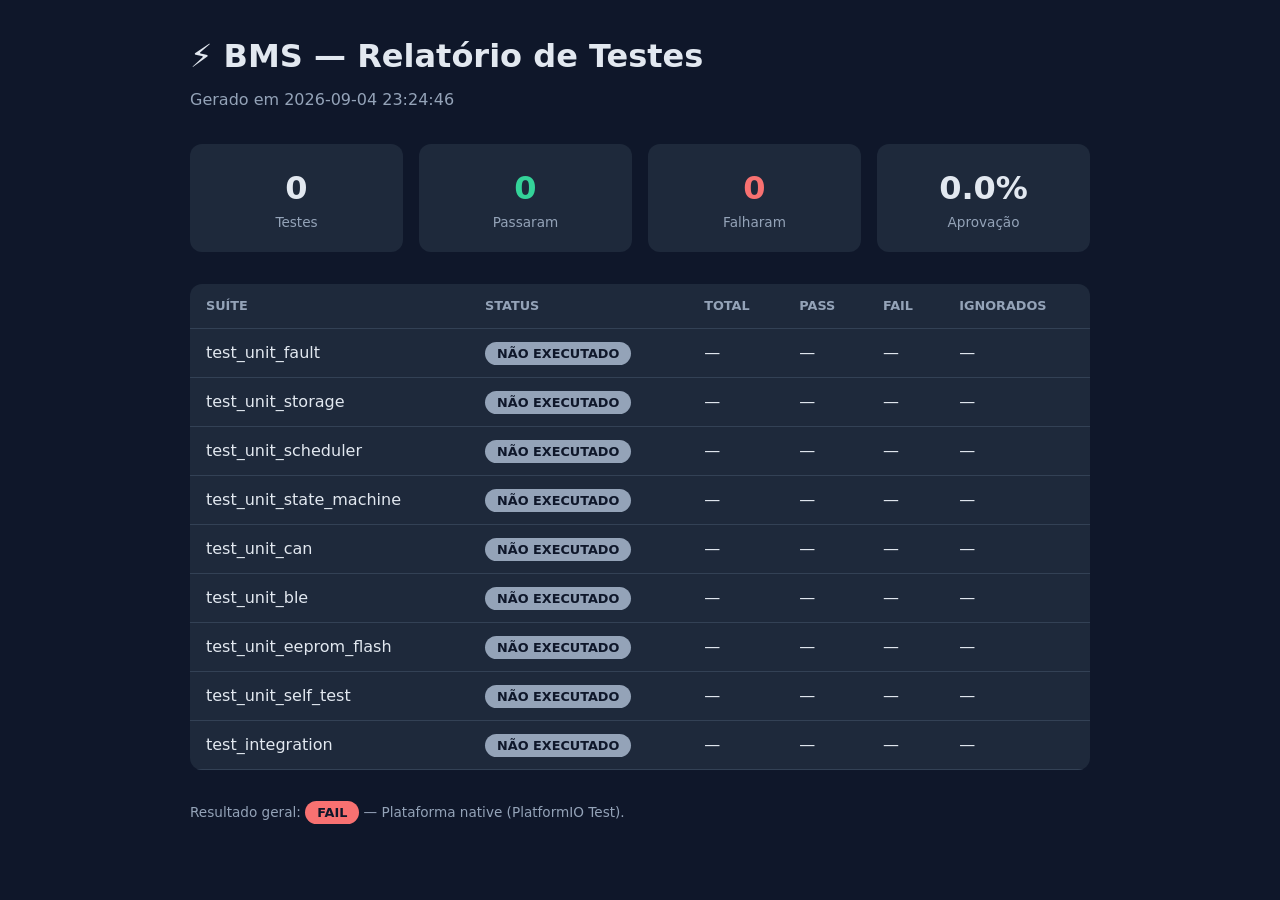
<file: scripts/report/index.html>
<!DOCTYPE html>
<html lang="pt-BR">
<head>
<meta charset="UTF-8">
<meta name="viewport" content="width=device-width, initial-scale=1.0">
<title>BMS — Relatório de Testes</title>
<style>
    * { margin: 0; padding: 0; box-sizing: border-box; }
    body {
        font-family: 'Segoe UI', system-ui, sans-serif;
        background: #0f172a; color: #e2e8f0;
        padding: 2rem; line-height: 1.5;
    }
    .container { max-width: 900px; margin: 0 auto; }
    h1 { margin-bottom: 0.5rem; }
    .meta { color: #94a3b8; margin-bottom: 2rem; }
    .summary {
        display: flex; gap: 1rem; flex-wrap: wrap; margin-bottom: 2rem;
    }
    .summary-box {
        background: #1e293b; border-radius: 12px; padding: 1.25rem;
        flex: 1; min-width: 140px; text-align: center;
    }
    .summary-box .num { font-size: 2rem; font-weight: 700; }
    .summary-box .lbl { color: #94a3b8; font-size: 0.85rem; }
    table {
        width: 100%; border-collapse: collapse; background: #1e293b;
        border-radius: 12px; overflow: hidden;
    }
    th, td { padding: 0.75rem 1rem; text-align: left; border-bottom: 1px solid #334155; }
    th { color: #94a3b8; text-transform: uppercase; font-size: 0.8rem; }
    .badge { padding: 0.25rem 0.75rem; border-radius: 999px; font-weight: 700; font-size: 0.8rem; }
    .badge--pass { background: #34d399; color: #0f172a; }
    .badge--fail { background: #f87171; color: #0f172a; }
    .badge--pending { background: #94a3b8; color: #0f172a; }
    .footer { margin-top: 2rem; color: #94a3b8; font-size: 0.85rem; }
    @media (max-width: 600px) {
        body { padding: 1rem; }
        .summary { flex-direction: column; }
    }
</style>
</head>
<body>
<div class="container">
    <h1>⚡ BMS — Relatório de Testes</h1>
    <p class="meta">Gerado em 2026-09-04 23:24:46</p>

    <div class="summary">
        <div class="summary-box"><div class="num">0</div><div class="lbl">Testes</div></div>
        <div class="summary-box" style="color:#34d399"><div class="num">0</div><div class="lbl">Passaram</div></div>
        <div class="summary-box" style="color:#f87171"><div class="num">0</div><div class="lbl">Falharam</div></div>
        <div class="summary-box"><div class="num">0.0%</div><div class="lbl">Aprovação</div></div>
    </div>

    <table>
        <thead>
            <tr><th>Suíte</th><th>Status</th><th>Total</th><th>PASS</th><th>FAIL</th><th>Ignorados</th></tr>
        </thead>
        <tbody>
            
                <tr>
                    <td>test_unit_fault</td>
                    <td><span class="badge badge--pending">NÃO EXECUTADO</span></td>
                    <td>—</td><td>—</td><td>—</td><td>—</td>
                </tr>
                <tr>
                    <td>test_unit_storage</td>
                    <td><span class="badge badge--pending">NÃO EXECUTADO</span></td>
                    <td>—</td><td>—</td><td>—</td><td>—</td>
                </tr>
                <tr>
                    <td>test_unit_scheduler</td>
                    <td><span class="badge badge--pending">NÃO EXECUTADO</span></td>
                    <td>—</td><td>—</td><td>—</td><td>—</td>
                </tr>
                <tr>
                    <td>test_unit_state_machine</td>
                    <td><span class="badge badge--pending">NÃO EXECUTADO</span></td>
                    <td>—</td><td>—</td><td>—</td><td>—</td>
                </tr>
                <tr>
                    <td>test_unit_can</td>
                    <td><span class="badge badge--pending">NÃO EXECUTADO</span></td>
                    <td>—</td><td>—</td><td>—</td><td>—</td>
                </tr>
                <tr>
                    <td>test_unit_ble</td>
                    <td><span class="badge badge--pending">NÃO EXECUTADO</span></td>
                    <td>—</td><td>—</td><td>—</td><td>—</td>
                </tr>
                <tr>
                    <td>test_unit_eeprom_flash</td>
                    <td><span class="badge badge--pending">NÃO EXECUTADO</span></td>
                    <td>—</td><td>—</td><td>—</td><td>—</td>
                </tr>
                <tr>
                    <td>test_unit_self_test</td>
                    <td><span class="badge badge--pending">NÃO EXECUTADO</span></td>
                    <td>—</td><td>—</td><td>—</td><td>—</td>
                </tr>
                <tr>
                    <td>test_integration</td>
                    <td><span class="badge badge--pending">NÃO EXECUTADO</span></td>
                    <td>—</td><td>—</td><td>—</td><td>—</td>
                </tr>
        </tbody>
    </table>

    <div class="footer">
        Resultado geral: <span class="badge badge--fail">FAIL</span>
        — Plataforma native (PlatformIO Test).
    </div>
</div>
</body>
</html>
</file>
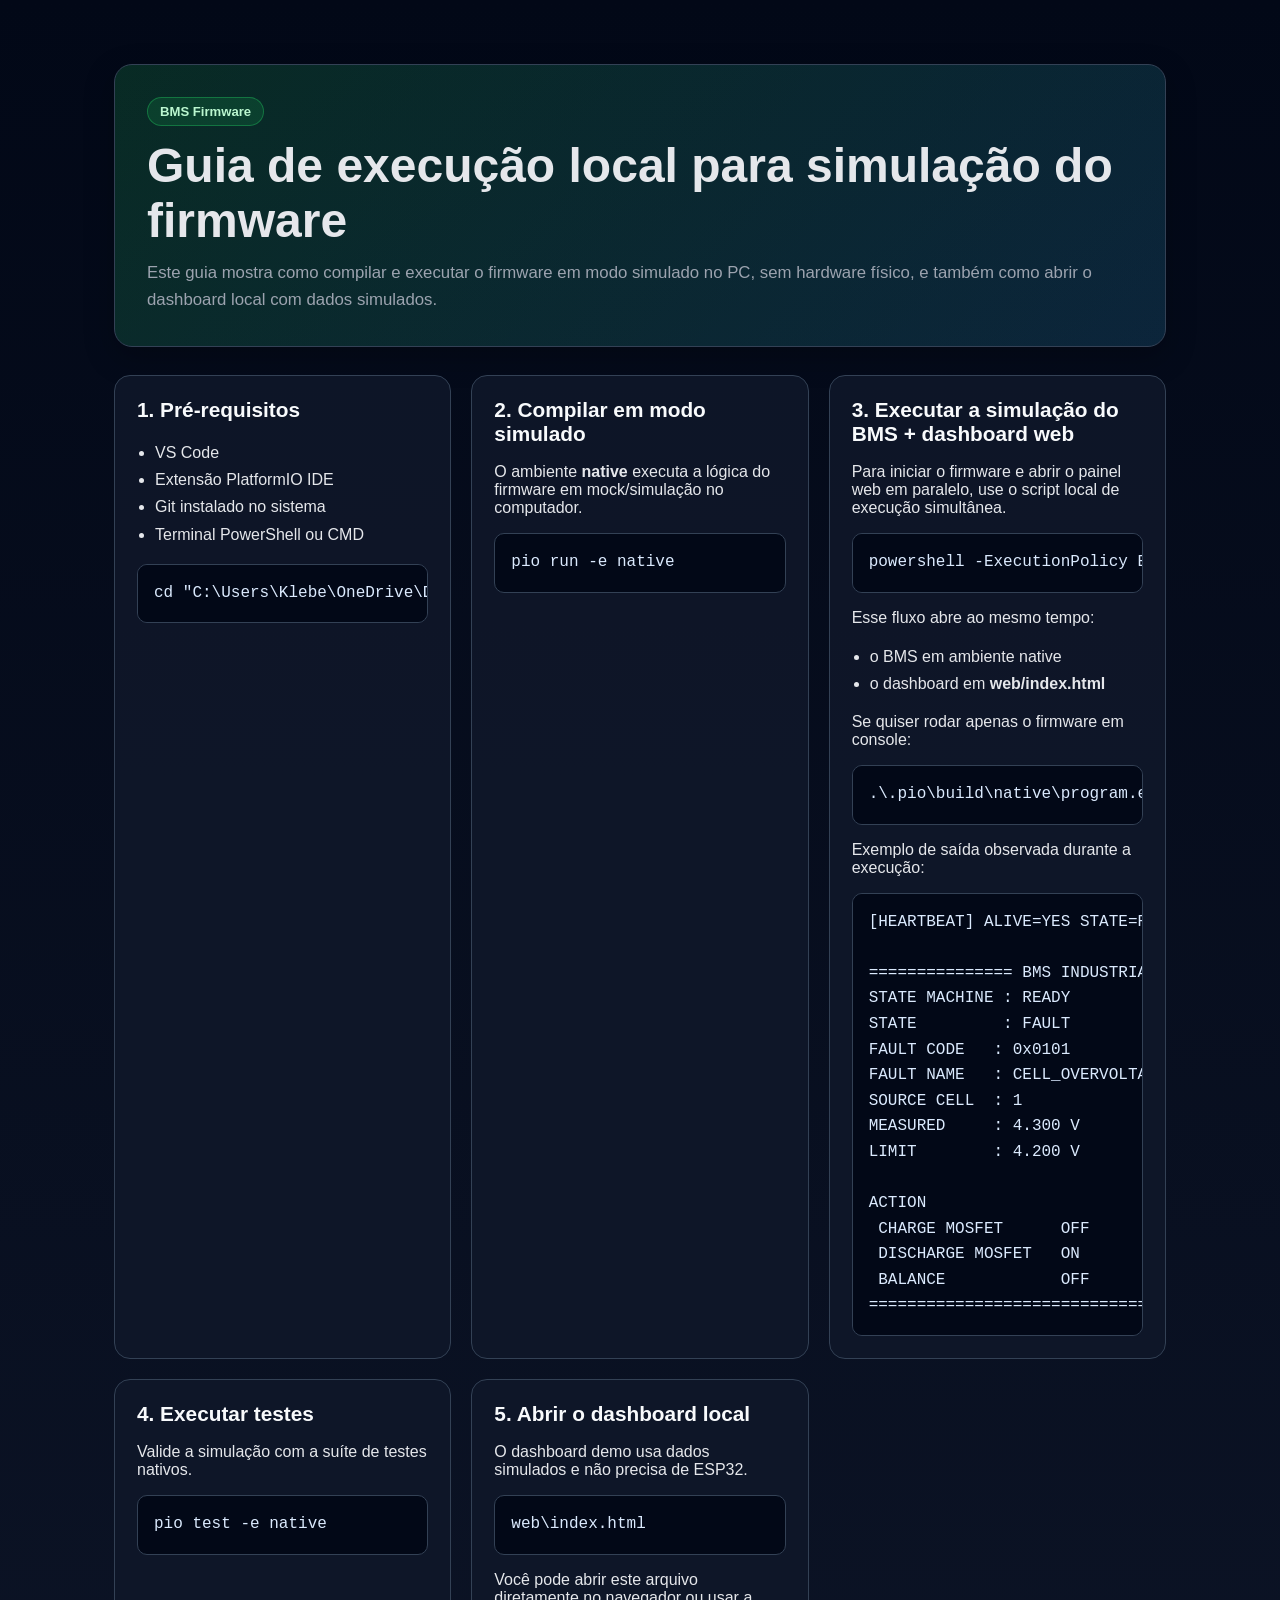
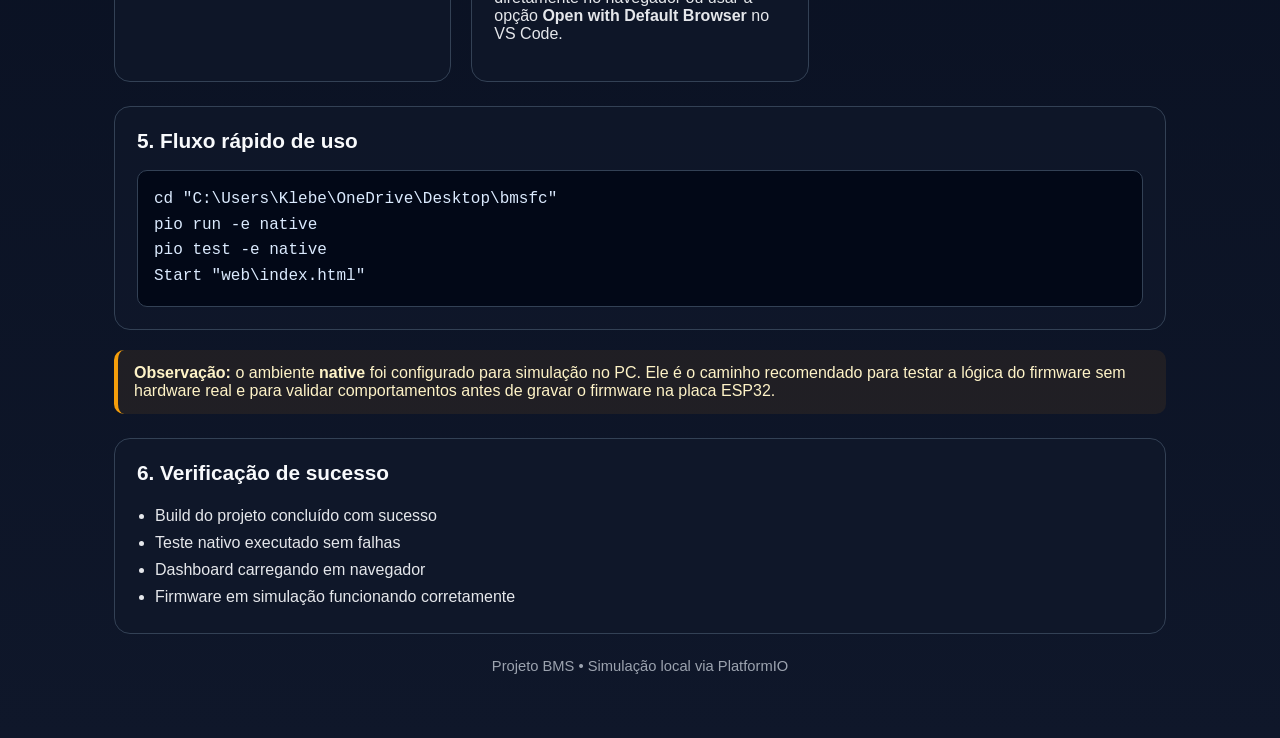
<file: docs/GUIA_EXECUCAO_LOCAL_SIMULACAO.html>
<!DOCTYPE html>
<html lang="pt-BR">
  <head>
    <meta charset="UTF-8" />
    <meta name="viewport" content="width=device-width, initial-scale=1.0" />
    <title>Guia de Execução Local - Simulação do Firmware</title>
    <style>
      :root {
        --bg: #0f172a;
        --panel: #111827;
        --panel-2: #1f2937;
        --card: #0b1220;
        --text: #e5e7eb;
        --muted: #9ca3af;
        --accent: #22c55e;
        --accent-2: #38bdf8;
        --warning: #f59e0b;
        --border: #334155;
      }

      * { box-sizing: border-box; }

      body {
        margin: 0;
        font-family: Arial, Helvetica, sans-serif;
        background: linear-gradient(180deg, #020817 0%, #0f172a 100%);
        color: var(--text);
      }

      .container {
        max-width: 1100px;
        margin: 40px auto;
        padding: 24px;
      }

      .hero {
        background: linear-gradient(135deg, rgba(34,197,94,0.18), rgba(56,189,248,0.15));
        border: 1px solid var(--border);
        border-radius: 18px;
        padding: 32px;
        box-shadow: 0 10px 30px rgba(0,0,0,0.25);
      }

      h1 {
        margin: 0 0 12px;
        font-size: clamp(2rem, 4vw, 3rem);
      }

      .subtitle {
        margin: 0;
        color: var(--muted);
        font-size: 1.05rem;
        line-height: 1.6;
      }

      .grid {
        display: grid;
        gap: 20px;
        grid-template-columns: repeat(auto-fit, minmax(280px, 1fr));
        margin-top: 28px;
      }

      .card {
        background: rgba(15, 23, 42, 0.88);
        border: 1px solid var(--border);
        border-radius: 16px;
        padding: 22px;
      }

      h2 {
        margin-top: 0;
        font-size: 1.3rem;
        color: #f8fafc;
      }

      ul {
        margin: 12px 0 0 18px;
        padding: 0;
        color: var(--text);
        line-height: 1.7;
      }

      code, pre {
        font-family: Consolas, "Courier New", monospace;
      }

      pre {
        background: #020817;
        border: 1px solid var(--border);
        border-radius: 10px;
        color: #dbeafe;
        padding: 16px;
        overflow-x: auto;
        margin: 16px 0 0;
        line-height: 1.6;
      }

      .badge {
        display: inline-block;
        background: rgba(34,197,94,0.14);
        color: #bbf7d0;
        border: 1px solid rgba(34,197,94,0.4);
        border-radius: 999px;
        padding: 6px 12px;
        font-size: 0.82rem;
        margin-bottom: 12px;
        font-weight: 700;
      }

      .note {
        background: rgba(245,158,11,0.08);
        border-left: 4px solid var(--warning);
        padding: 14px 16px;
        border-radius: 10px;
        color: #fef3c7;
        margin-top: 20px;
      }

      .footer {
        margin-top: 24px;
        color: var(--muted);
        text-align: center;
        font-size: 0.92rem;
      }
    </style>
  </head>
  <body>
    <div class="container">
      <section class="hero">
        <div class="badge">BMS Firmware</div>
        <h1>Guia de execução local para simulação do firmware</h1>
        <p class="subtitle">
          Este guia mostra como compilar e executar o firmware em modo simulado no PC,
          sem hardware físico, e também como abrir o dashboard local com dados simulados.
        </p>
      </section>

      <div class="grid">
        <section class="card">
          <h2>1. Pré-requisitos</h2>
          <ul>
            <li>VS Code</li>
            <li>Extensão PlatformIO IDE</li>
            <li>Git instalado no sistema</li>
            <li>Terminal PowerShell ou CMD</li>
          </ul>

          <pre>cd "C:\Users\Klebe\OneDrive\Desktop\bmsfc"</pre>
        </section>

        <section class="card">
          <h2>2. Compilar em modo simulado</h2>
          <p>O ambiente <strong>native</strong> executa a lógica do firmware em mock/simulação no computador.</p>
          <pre>pio run -e native</pre>
        </section>

        <section class="card">
          <h2>3. Executar a simulação do BMS + dashboard web</h2>
          <p>Para iniciar o firmware e abrir o painel web em paralelo, use o script local de execução simultânea.</p>
          <pre>powershell -ExecutionPolicy Bypass -File .\scripts\start_bms_simulation.ps1</pre>
          <p>Esse fluxo abre ao mesmo tempo:</p>
          <ul>
            <li>o BMS em ambiente native</li>
            <li>o dashboard em <strong>web/index.html</strong></li>
          </ul>
          <p>Se quiser rodar apenas o firmware em console:</p>
          <pre>.\.pio\build\native\program.exe</pre>
          <p>Exemplo de saída observada durante a execução:</p>
          <pre>[HEARTBEAT] ALIVE=YES STATE=READY UPTIME=14063 ms SOC=100% TEMP=25.0 C

=============== BMS INDUSTRIAL ===============
STATE MACHINE : READY
STATE         : FAULT
FAULT CODE   : 0x0101
FAULT NAME   : CELL_OVERVOLTAGE
SOURCE CELL  : 1
MEASURED     : 4.300 V
LIMIT        : 4.200 V

ACTION
 CHARGE MOSFET      OFF
 DISCHARGE MOSFET   ON
 BALANCE            OFF
==============================================</pre>
        </section>

        <section class="card">
          <h2>4. Executar testes</h2>
          <p>Valide a simulação com a suíte de testes nativos.</p>
          <pre>pio test -e native</pre>
        </section>

        <section class="card">
          <h2>5. Abrir o dashboard local</h2>
          <p>O dashboard demo usa dados simulados e não precisa de ESP32.</p>
          <pre>web\index.html</pre>
          <p>Você pode abrir este arquivo diretamente no navegador ou usar a opção <strong>Open with Default Browser</strong> no VS Code.</p>
        </section>
      </div>

      <section class="card" style="margin-top: 24px;">
        <h2>5. Fluxo rápido de uso</h2>
        <pre>cd "C:\Users\Klebe\OneDrive\Desktop\bmsfc"
pio run -e native
pio test -e native
Start "web\index.html"</pre>
      </section>

      <div class="note">
        <strong>Observação:</strong> o ambiente <strong>native</strong> foi configurado para simulação no PC. Ele é o caminho recomendado para testar a lógica do firmware sem hardware real e para validar comportamentos antes de gravar o firmware na placa ESP32.
      </div>

      <section class="card" style="margin-top: 24px;">
        <h2>6. Verificação de sucesso</h2>
        <ul>
          <li>Build do projeto concluído com sucesso</li>
          <li>Teste nativo executado sem falhas</li>
          <li>Dashboard carregando em navegador</li>
          <li>Firmware em simulação funcionando corretamente</li>
        </ul>
      </section>

      <div class="footer">
        Projeto BMS • Simulação local via PlatformIO
      </div>
    </div>
  </body>
</html>
</file>
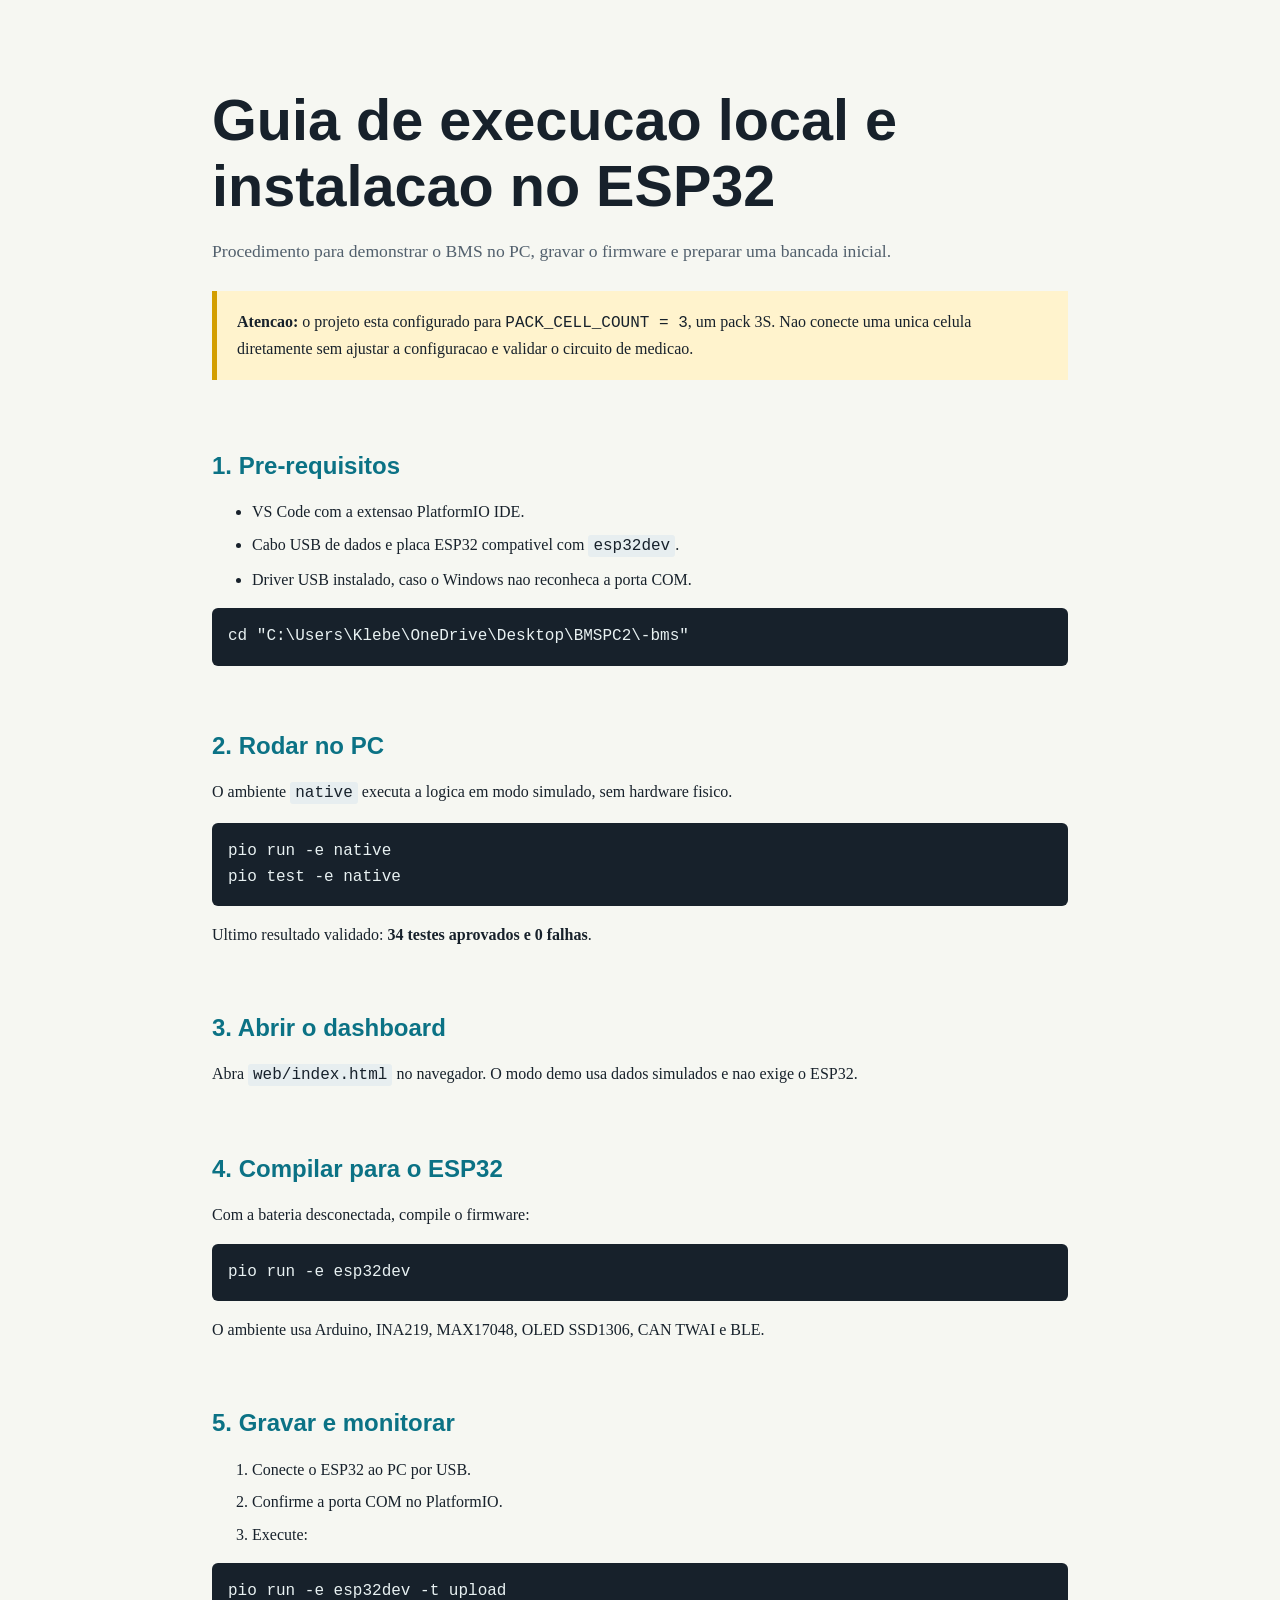
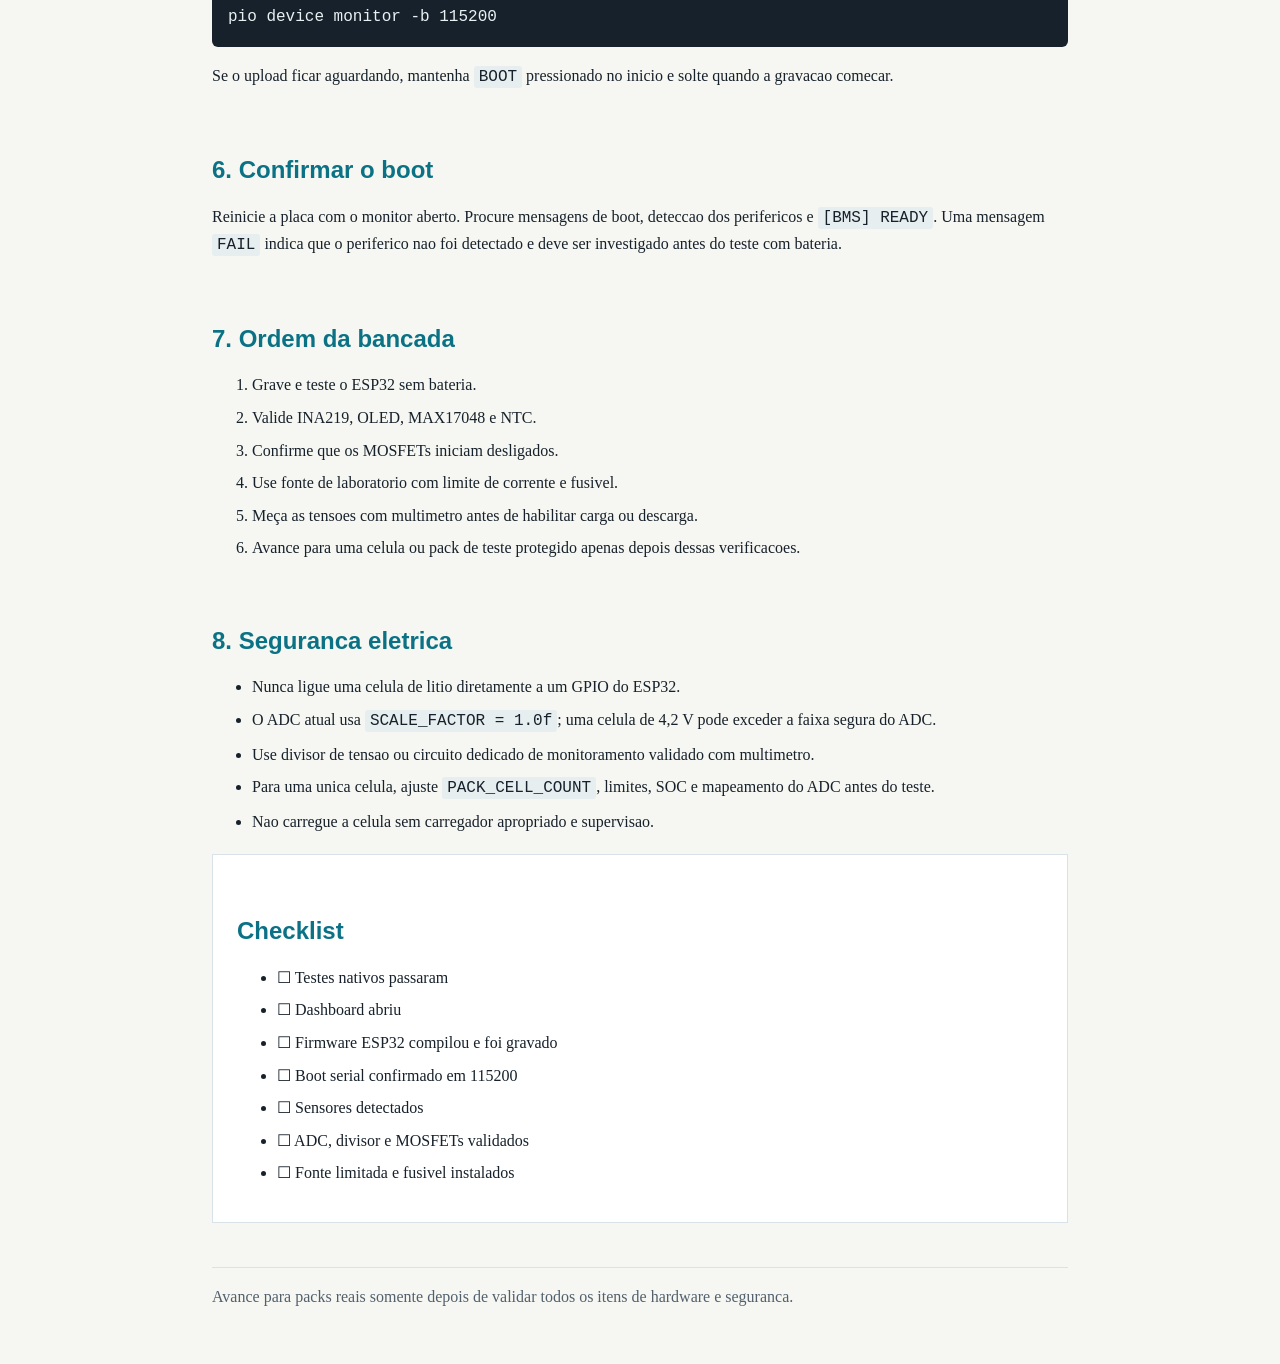
<file: web/guia-execucao-local-esp32.html>
<!doctype html>
<html lang="pt-BR">
<head>
  <meta charset="utf-8">
  <meta name="viewport" content="width=device-width, initial-scale=1">
  <title>Guia BMS: PC e ESP32</title>
  <style>
    :root { --ink: #17212b; --muted: #52606d; --paper: #f6f7f2; --panel: #fff; --accent: #0b7285; --warn: #fff3cd; --line: #d9e2e8; }
    * { box-sizing: border-box; }
    body { margin: 0; color: var(--ink); background: var(--paper); font: 16px/1.6 Georgia, serif; }
    main { max-width: 900px; margin: 0 auto; padding: 48px 22px 72px; }
    h1, h2 { font-family: "Trebuchet MS", sans-serif; line-height: 1.15; }
    h1 { margin-bottom: 8px; font-size: clamp(2rem, 5vw, 3.6rem); }
    h2 { margin-top: 42px; color: var(--accent); }
    .intro { color: var(--muted); font-size: 1.1rem; }
    .warning { padding: 18px 20px; margin: 26px 0; background: var(--warn); border-left: 5px solid #d39e00; }
    section { padding: 4px 0; }
    pre { overflow-x: auto; padding: 16px; color: #e8f1f2; background: #17212b; border-radius: 6px; }
    code { font-family: Consolas, monospace; }
    p code, li code { padding: 2px 5px; background: #e7eef0; border-radius: 3px; }
    li { margin: 7px 0; }
    .checklist { padding: 20px 24px; background: var(--panel); border: 1px solid var(--line); }
    footer { margin-top: 44px; color: var(--muted); border-top: 1px solid var(--line); padding-top: 16px; }
  </style>
</head>
<body>
<main>
  <h1>Guia de execucao local e instalacao no ESP32</h1>
  <p class="intro">Procedimento para demonstrar o BMS no PC, gravar o firmware e preparar uma bancada inicial.</p>

  <div class="warning"><strong>Atencao:</strong> o projeto esta configurado para <code>PACK_CELL_COUNT = 3</code>, um pack 3S. Nao conecte uma unica celula diretamente sem ajustar a configuracao e validar o circuito de medicao.</div>

  <section>
    <h2>1. Pre-requisitos</h2>
    <ul>
      <li>VS Code com a extensao PlatformIO IDE.</li>
      <li>Cabo USB de dados e placa ESP32 compativel com <code>esp32dev</code>.</li>
      <li>Driver USB instalado, caso o Windows nao reconheca a porta COM.</li>
    </ul>
    <pre><code>cd "C:\Users\Klebe\OneDrive\Desktop\BMSPC2\-bms"</code></pre>
  </section>

  <section>
    <h2>2. Rodar no PC</h2>
    <p>O ambiente <code>native</code> executa a logica em modo simulado, sem hardware fisico.</p>
    <pre><code>pio run -e native
pio test -e native</code></pre>
    <p>Ultimo resultado validado: <strong>34 testes aprovados e 0 falhas</strong>.</p>
  </section>

  <section>
    <h2>3. Abrir o dashboard</h2>
    <p>Abra <code>web/index.html</code> no navegador. O modo demo usa dados simulados e nao exige o ESP32.</p>
  </section>

  <section>
    <h2>4. Compilar para o ESP32</h2>
    <p>Com a bateria desconectada, compile o firmware:</p>
    <pre><code>pio run -e esp32dev</code></pre>
    <p>O ambiente usa Arduino, INA219, MAX17048, OLED SSD1306, CAN TWAI e BLE.</p>
  </section>

  <section>
    <h2>5. Gravar e monitorar</h2>
    <ol>
      <li>Conecte o ESP32 ao PC por USB.</li>
      <li>Confirme a porta COM no PlatformIO.</li>
      <li>Execute:</li>
    </ol>
    <pre><code>pio run -e esp32dev -t upload
pio device monitor -b 115200</code></pre>
    <p>Se o upload ficar aguardando, mantenha <code>BOOT</code> pressionado no inicio e solte quando a gravacao comecar.</p>
  </section>

  <section>
    <h2>6. Confirmar o boot</h2>
    <p>Reinicie a placa com o monitor aberto. Procure mensagens de boot, deteccao dos perifericos e <code>[BMS] READY</code>. Uma mensagem <code>FAIL</code> indica que o periferico nao foi detectado e deve ser investigado antes do teste com bateria.</p>
  </section>

  <section>
    <h2>7. Ordem da bancada</h2>
    <ol>
      <li>Grave e teste o ESP32 sem bateria.</li>
      <li>Valide INA219, OLED, MAX17048 e NTC.</li>
      <li>Confirme que os MOSFETs iniciam desligados.</li>
      <li>Use fonte de laboratorio com limite de corrente e fusivel.</li>
      <li>Meça as tensoes com multimetro antes de habilitar carga ou descarga.</li>
      <li>Avance para uma celula ou pack de teste protegido apenas depois dessas verificacoes.</li>
    </ol>
  </section>

  <section>
    <h2>8. Seguranca eletrica</h2>
    <ul>
      <li>Nunca ligue uma celula de litio diretamente a um GPIO do ESP32.</li>
      <li>O ADC atual usa <code>SCALE_FACTOR = 1.0f</code>; uma celula de 4,2 V pode exceder a faixa segura do ADC.</li>
      <li>Use divisor de tensao ou circuito dedicado de monitoramento validado com multimetro.</li>
      <li>Para uma unica celula, ajuste <code>PACK_CELL_COUNT</code>, limites, SOC e mapeamento do ADC antes do teste.</li>
      <li>Nao carregue a celula sem carregador apropriado e supervisao.</li>
    </ul>
  </section>

  <section class="checklist">
    <h2>Checklist</h2>
    <ul>
      <li>&#x2610; Testes nativos passaram</li>
      <li>&#x2610; Dashboard abriu</li>
      <li>&#x2610; Firmware ESP32 compilou e foi gravado</li>
      <li>&#x2610; Boot serial confirmado em 115200</li>
      <li>&#x2610; Sensores detectados</li>
      <li>&#x2610; ADC, divisor e MOSFETs validados</li>
      <li>&#x2610; Fonte limitada e fusivel instalados</li>
    </ul>
  </section>

  <footer>Avance para packs reais somente depois de validar todos os itens de hardware e seguranca.</footer>
</main>
</body>
</html>
</file>
